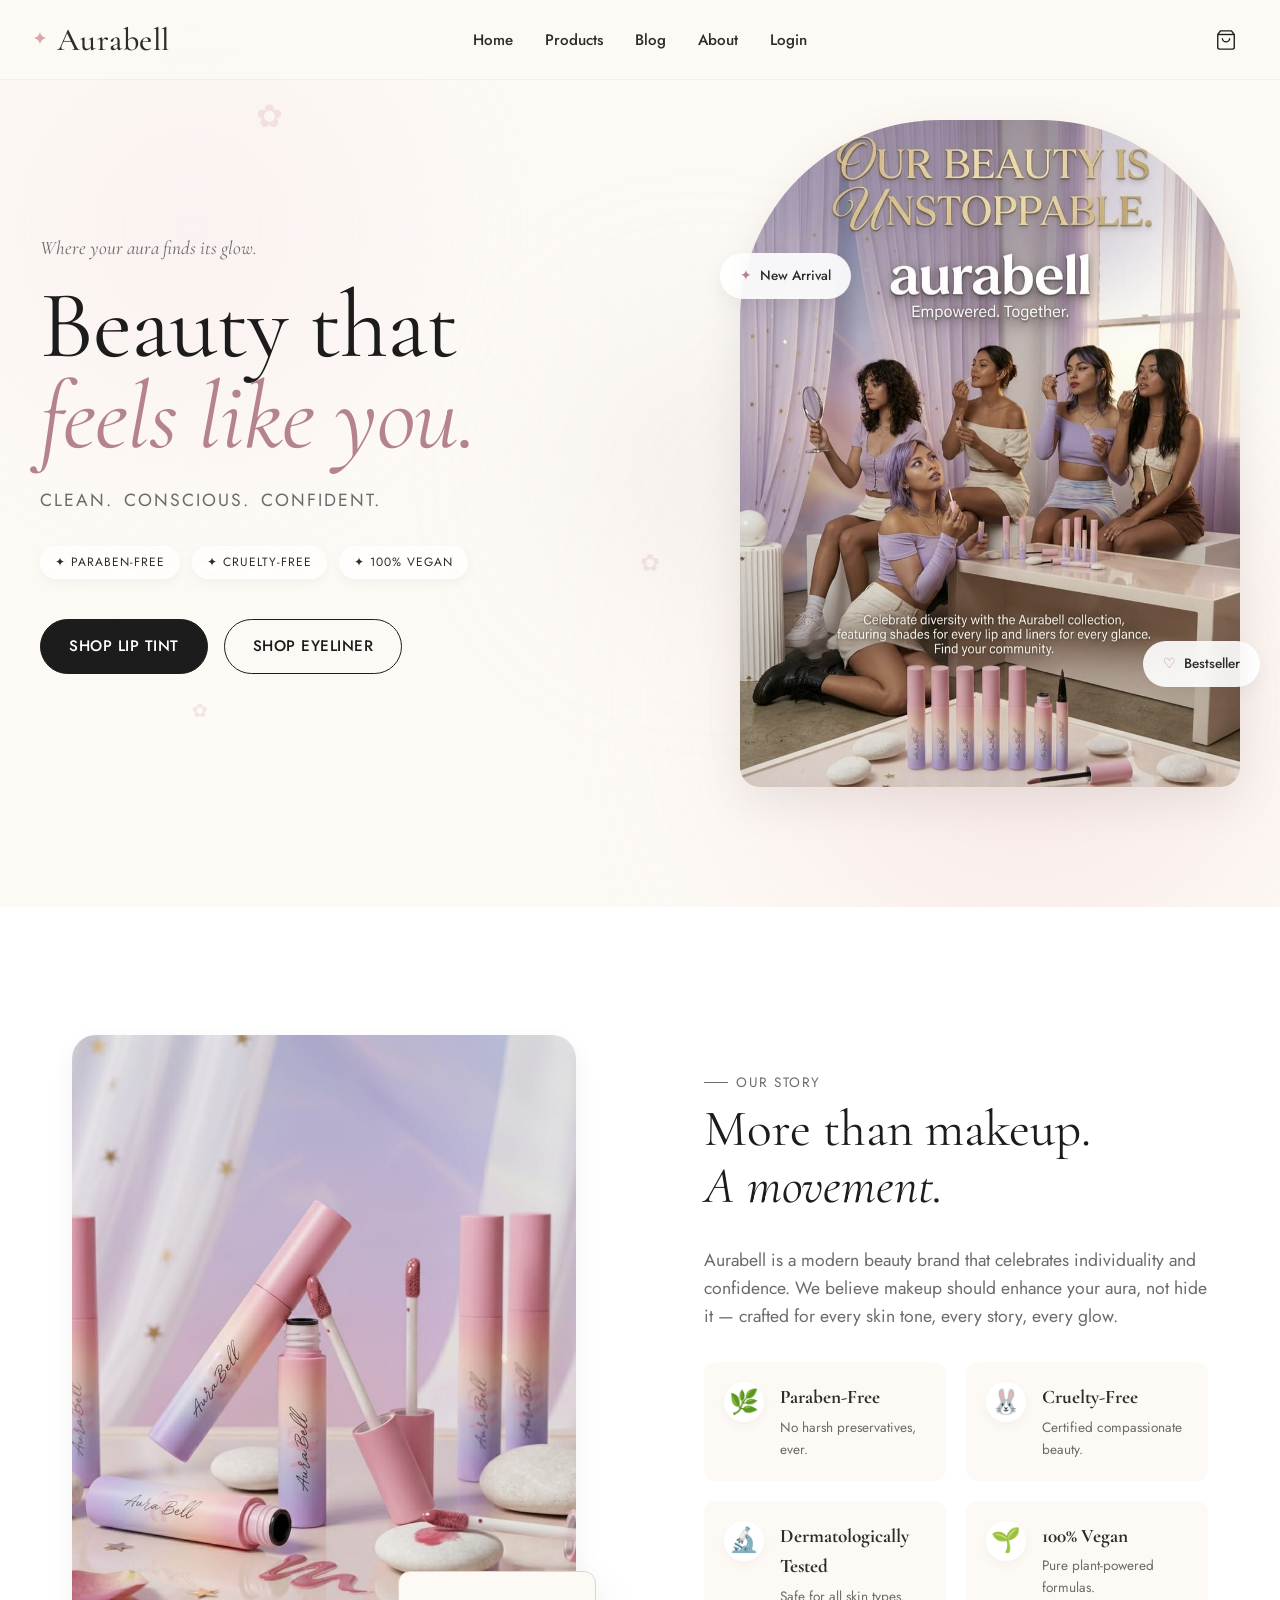
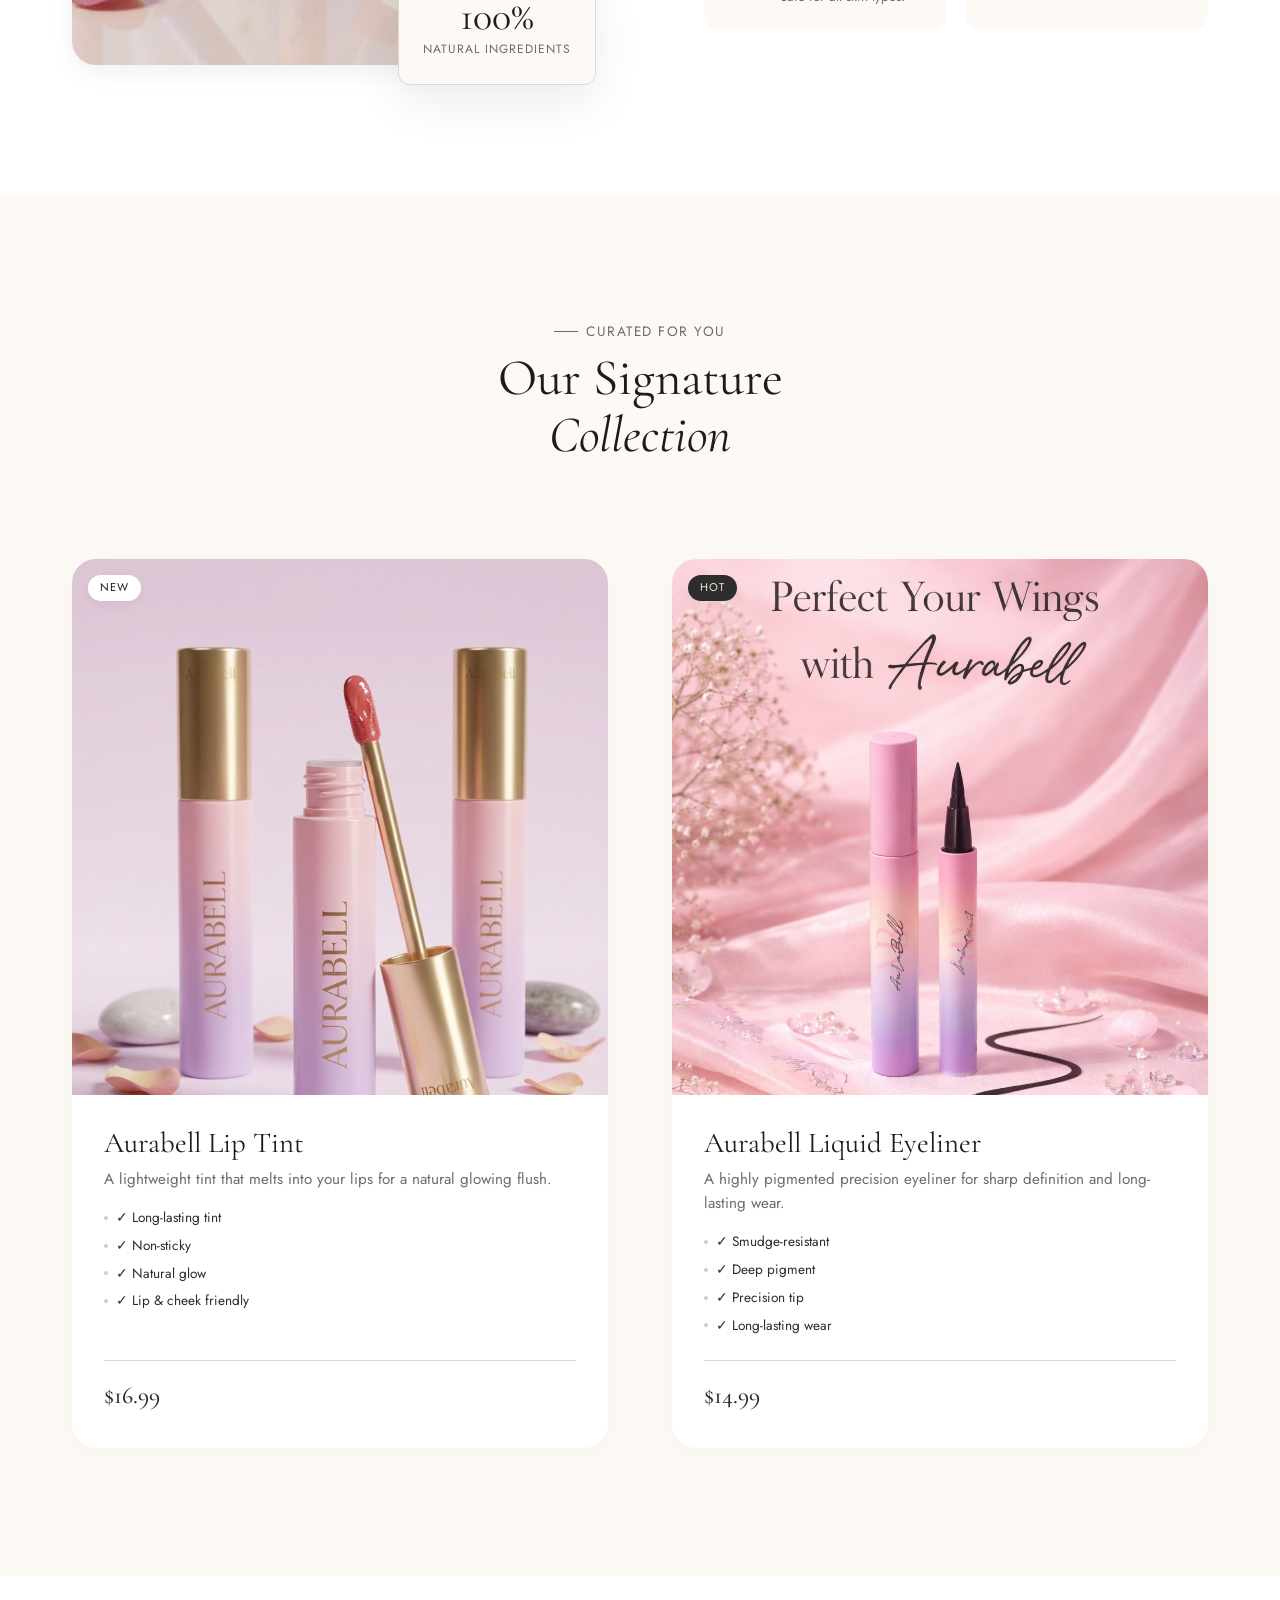
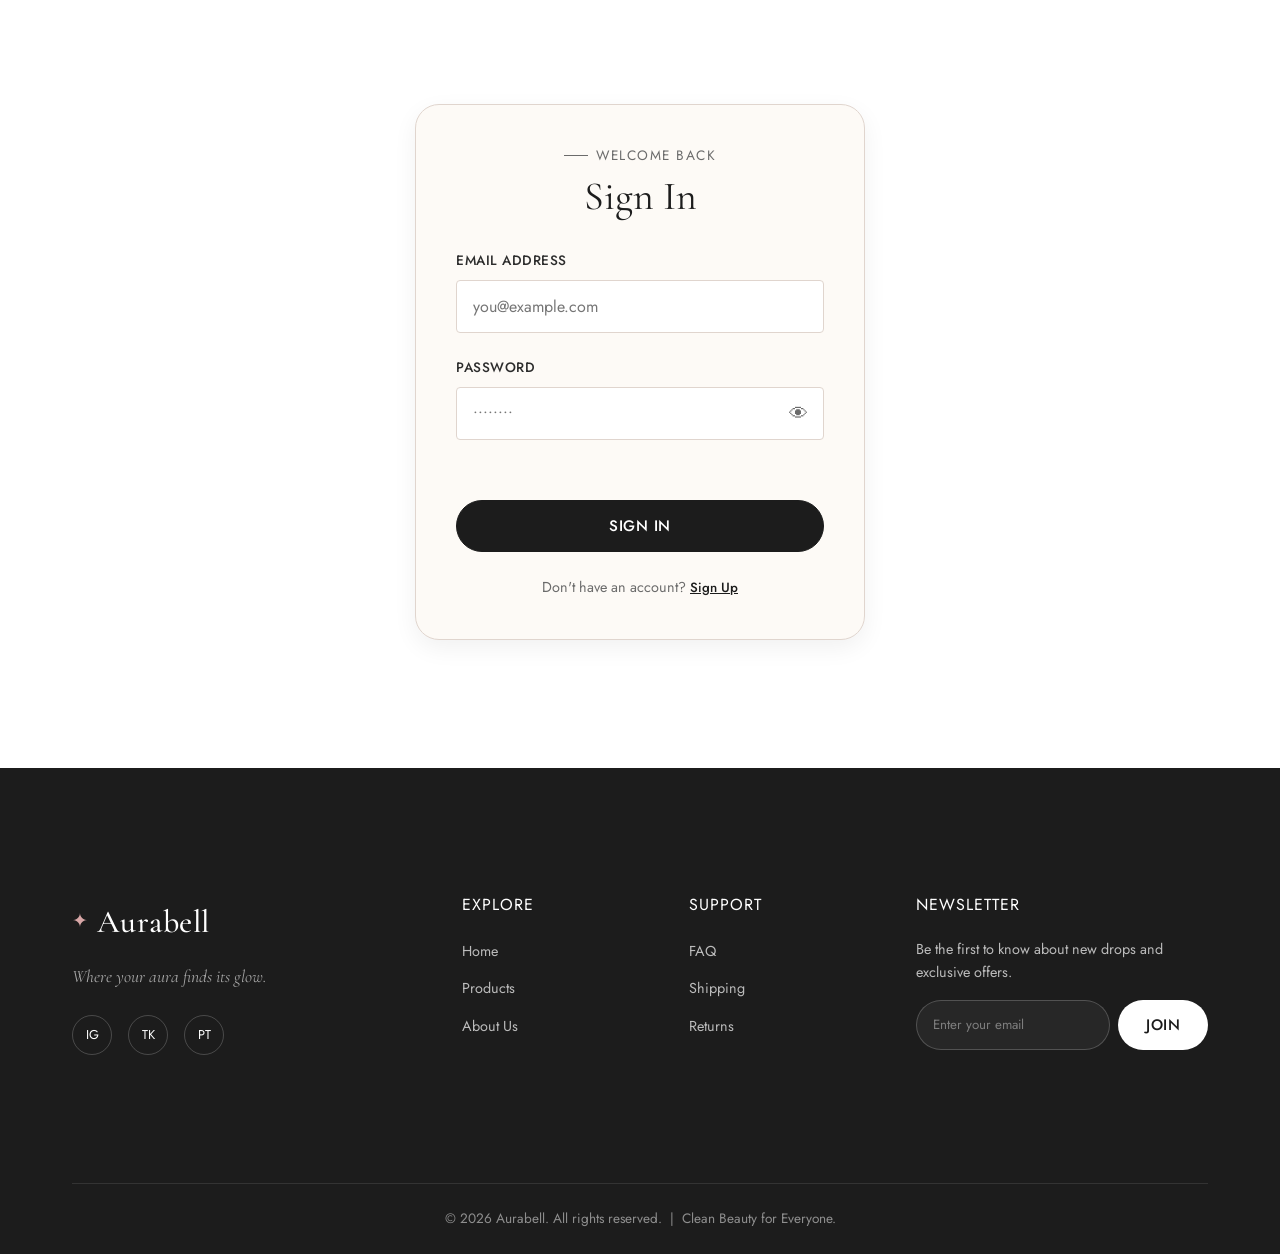
<file: index.html>
<!DOCTYPE html>
<html lang="en">

<head>
  <meta charset="UTF-8" />
  <meta name="viewport" content="width=device-width, initial-scale=1.0" />
  <title>Aurabell – Beauty that feels like you.</title>
  <meta name="description"
    content="Aurabell is a modern beauty brand that celebrates individuality and confidence. Clean, conscious, confident cosmetics – paraben-free, cruelty-free, 100% vegan." />
  <link rel="preconnect" href="https://fonts.googleapis.com" />
  <link rel="preconnect" href="https://fonts.gstatic.com" crossorigin />
  <link
    href="https://fonts.googleapis.com/css2?family=Cormorant+Garamond:ital,wght@0,300;0,400;0,500;0,600;1,300;1,400&family=Jost:wght@300;400;500;600&display=swap"
    rel="stylesheet" />
  <link rel="stylesheet" href="style.css" />
</head>

<body>

  <!-- ==================== NAVBAR ==================== -->
  <nav class="navbar" id="navbar">
    <div class="nav-container">
      <a href="#" class="nav-logo">
        <span class="logo-icon">✦</span> Aurabell
      </a>

      <ul class="nav-links" id="navLinks">
        <li><a href="index.html" class="nav-link">Home</a></li>
        <li><a href="#products" class="nav-link">Products</a></li>
        <li><a href="blog.html" class="nav-link">Blog</a></li>
        <li><a href="#about" class="nav-link">About</a></li>
        <li><a href="#login-section" class="nav-link">Login</a></li>
</ul>

      <div class="nav-actions">
        <!-- User greeting (shown when logged in) -->
        <div class="user-greeting" id="userGreeting" style="display:none;">
          <span class="greeting-text" id="greetingText"></span>
          <button class="btn-logout" id="logoutBtn" onclick="logout()">Logout</button>
        </div>

        <!-- Cart icon -->
        <button class="cart-btn" id="cartBtn" onclick="toggleCart()" aria-label="Shopping cart">
          <svg class="cart-icon" viewBox="0 0 24 24" fill="none" stroke="currentColor" stroke-width="1.5">
            <path d="M6 2 3 6v14a2 2 0 002 2h14a2 2 0 002-2V6l-3-4z" />
            <line x1="3" y1="6" x2="21" y2="6" />
            <path d="M16 10a4 4 0 01-8 0" />
          </svg>
          <span class="cart-count" id="cartCount">0</span>
        </button>

        <!-- Hamburger -->
        <button class="hamburger" id="hamburger" onclick="toggleMenu()" aria-label="Toggle menu">
          <span></span><span></span><span></span>
        </button>
      </div>
    </div>

    <!-- Mobile menu overlay -->
    <div class="mobile-overlay" id="mobileOverlay" onclick="closeMenu()"></div>
  </nav>

  <!-- ==================== HERO SECTION ==================== -->
  <section class="hero" id="home">
    <div class="hero-bg">
      <div class="hero-blob blob-1"></div>
      <div class="hero-blob blob-2"></div>
      <div class="hero-blob blob-3"></div>
      <div class="hero-petals">
        <span class="petal p1">✿</span>
        <span class="petal p2">✾</span>
        <span class="petal p3">✿</span>
        <span class="petal p4">✾</span>
        <span class="petal p5">✿</span>
      </div>
    </div>

    <div class="hero-content">
      <p class="hero-tagline animate-fade-up delay-1">Where your aura finds its glow.</p>
      <h1 class="hero-headline animate-fade-up delay-2">Beauty that<br /><em>feels like you.</em></h1>
      <p class="hero-subheadline animate-fade-up delay-3">Clean.&ensp;Conscious.&ensp;Confident.</p>

      <div class="hero-badges animate-fade-up delay-4">
        <span class="badge">✦ Paraben-Free</span>
        <span class="badge">✦ Cruelty-Free</span>
        <span class="badge">✦ 100% Vegan</span>
      </div>

      <div class="hero-btns animate-fade-up delay-5">
        <a href="#products" class="btn btn-primary" id="heroLipTint">Shop Lip Tint</a>
        <a href="#products" class="btn btn-outline" id="heroEyeliner">Shop Eyeliner</a>
      </div>
    </div>

    <div class="hero-visual animate-fade-right delay-3">
      <div class="hero-image-frame">
        <img src="images/2.jpeg" alt="Aurabell Lip Tint – Rosewood Blush" class="hero-product-img" />
        <div class="hero-image-glow"></div>
      </div>
      <div class="hero-floating-tag tag-1">
        <span>✦</span> New Arrival
      </div>
      <div class="hero-floating-tag tag-2">
        <span>♡</span> Bestseller
      </div>
    </div>
  </section>

  <!-- ==================== ABOUT SECTION ==================== -->
  <section class="about" id="about">
    <div class="container">
      <div class="about-grid">
        <div class="about-visual">
          <div class="about-image-wrap">
            <img src="images/lippptint.jpeg" alt="Aurabell Liquid Eyeliner – Precision Black" class="about-img" />
            <div class="about-accent-ring"></div>
          </div>
          <div class="about-stat-card">
            <span class="stat-number">100%</span>
            <span class="stat-label">Natural Ingredients</span>
          </div>
        </div>

        <div class="about-content">
          <p class="section-eyebrow">Our Story</p>
          <h2 class="section-title">More than makeup.<br /><em>A movement.</em></h2>
          <p class="about-text">
            Aurabell is a modern beauty brand that celebrates individuality and confidence.
            We believe makeup should enhance your aura, not hide it — crafted for every skin tone,
            every story, every glow.
          </p>

          <div class="about-pillars">
            <div class="pillar">
              <div class="pillar-icon">🌿</div>
              <div>
                <strong>Paraben-Free</strong>
                <p>No harsh preservatives, ever.</p>
              </div>
            </div>
            <div class="pillar">
              <div class="pillar-icon">🐰</div>
              <div>
                <strong>Cruelty-Free</strong>
                <p>Certified compassionate beauty.</p>
              </div>
            </div>
            <div class="pillar">
              <div class="pillar-icon">🔬</div>
              <div>
                <strong>Dermatologically Tested</strong>
                <p>Safe for all skin types.</p>
              </div>
            </div>
            <div class="pillar">
              <div class="pillar-icon">🌱</div>
              <div>
                <strong>100% Vegan</strong>
                <p>Pure plant-powered formulas.</p>
              </div>
            </div>
          </div>
        </div>
      </div>
    </div>
  </section>

  <!-- ==================== PRODUCTS SECTION ==================== -->
  <section class="products" id="products">
    <div class="container">
      <div class="section-header">
        <p class="section-eyebrow">Curated For You</p>
        <h2 class="section-title">Our Signature<br /><em>Collection</em></h2>
      </div>

      <div class="products-grid">

        <!-- Product Card 1: Lip Tint -->
        <div class="product-card" id="productLipTint">
          <div class="product-image-wrap">
            <img src="images/12312321.png" alt="Aurabell Lip Tint – Rosewood Blush" class="product-img" />
            <div class="product-badge-new">New</div>
            <div class="product-overlay">
              <button class="btn btn-primary btn-full" onclick="addToCart('Aurabell Lip Tint', 16.99)"
                id="addLipTintBtn">
                Add to Cart
              </button>
            </div>
          </div>
          <div class="product-info">
            <h3 class="product-name">Aurabell Lip Tint</h3>
            <p class="product-description">
              A lightweight tint that melts into your lips for a natural glowing flush.
            </p>
            <div class="product-features">
              <span class="feature-tag">✓ Long-lasting tint</span>
              <span class="feature-tag">✓ Non-sticky</span>
              <span class="feature-tag">✓ Natural glow</span>
              <span class="feature-tag">✓ Lip &amp; cheek friendly</span>
            </div>
            <div class="product-footer">
              <span class="product-price">$16.99</span>
              <button class="btn btn-primary btn-sm" onclick="addToCart('Aurabell Lip Tint', 16.99)"
                id="addLipTintBtnBottom">
                Add to Cart
              </button>
            </div>
          </div>
        </div>

        <!-- Product Card 2: Liquid Eyeliner -->
        <div class="product-card" id="productEyeliner">
          <div class="product-image-wrap">
            <img src="images/eyy.jpeg" alt="Aurabell Liquid Eyeliner – Ultra Black" class="product-img" />
            <div class="product-badge-new" style="background: #2d2d2d; color: #f5e6d3;">Hot</div>
            <div class="product-overlay">
              <button class="btn btn-primary btn-full" onclick="addToCart('Aurabell Liquid Eyeliner', 14.99)"
                id="addEyelinerBtn">
                Add to Cart
              </button>
            </div>
          </div>
          <div class="product-info">
            <h3 class="product-name">Aurabell Liquid Eyeliner</h3>
            <p class="product-description">
              A highly pigmented precision eyeliner for sharp definition and long-lasting wear.
            </p>
            <div class="product-features">
              <span class="feature-tag">✓ Smudge-resistant</span>
              <span class="feature-tag">✓ Deep pigment</span>
              <span class="feature-tag">✓ Precision tip</span>
              <span class="feature-tag">✓ Long-lasting wear</span>
            </div>
            <div class="product-footer">
              <span class="product-price">$14.99</span>
              <button class="btn btn-primary btn-sm" onclick="addToCart('Aurabell Liquid Eyeliner', 14.99)"
                id="addEyelinerBtnBottom">
                Add to Cart
              </button>
            </div>
          </div>
        </div>

      </div>
    </div>
  </section>

  <!-- ==================== LOGIN / SIGNUP SECTION ==================== -->
  <section class="auth-section" id="login-section">
    <div class="container">
      <div class="auth-wrapper">

        <!-- Login Form -->
        <div class="auth-card" id="loginCard">
          <div class="auth-header">
            <p class="section-eyebrow">Welcome Back</p>
            <h2 class="auth-title">Sign In</h2>
          </div>
          <form id="loginForm" onsubmit="handleLogin(event)">
            <div class="form-group">
              <label for="loginEmail">Email Address</label>
              <input type="email" id="loginEmail" placeholder="you@example.com" required autocomplete="email" />
            </div>
            <div class="form-group">
              <label for="loginPassword">Password</label>
              <div class="input-password-wrap">
                <input type="password" id="loginPassword" placeholder="••••••••" required
                  autocomplete="current-password" />
                <button type="button" class="toggle-pw" onclick="togglePassword('loginPassword', this)"
                  aria-label="Show password">👁</button>
              </div>
            </div>
            <p class="form-error" id="loginError"></p>
            <button type="submit" class="btn btn-primary btn-full" id="loginSubmitBtn">Sign In</button>
          </form>
          <p class="auth-switch">Don't have an account? <button onclick="switchToSignup()" id="switchToSignupBtn">Sign
              Up</button></p>
        </div>

        <!-- Signup Form -->
        <div class="auth-card" id="signupCard" style="display:none;">
          <div class="auth-header">
            <p class="section-eyebrow">Join Aurabell</p>
            <h2 class="auth-title">Create Account</h2>
          </div>
          <form id="signupForm" onsubmit="handleSignup(event)">
            <div class="form-group">
              <label for="signupName">Full Name</label>
              <input type="text" id="signupName" placeholder="Your Name" required autocomplete="name" />
            </div>
            <div class="form-group">
              <label for="signupEmail">Email Address</label>
              <input type="email" id="signupEmail" placeholder="you@example.com" required autocomplete="email" />
            </div>
            <div class="form-group">
              <label for="signupPassword">Password</label>
              <div class="input-password-wrap">
                <input type="password" id="signupPassword" placeholder="Min. 6 characters" required
                  autocomplete="new-password" minlength="6" />
                <button type="button" class="toggle-pw" onclick="togglePassword('signupPassword', this)"
                  aria-label="Show password">👁</button>
              </div>
            </div>
            <p class="form-error" id="signupError"></p>
            <button type="submit" class="btn btn-primary btn-full" id="signupSubmitBtn">Create Account</button>
          </form>
          <p class="auth-switch">Already have an account? <button onclick="switchToLogin()" id="switchToLoginBtn">Sign
              In</button></p>
        </div>

        <!-- Logged-in State -->
        <div class="auth-card logged-in-card" id="loggedInCard" style="display:none;">
          <div class="logged-in-icon">✦</div>
          <h2 class="auth-title" id="loggedInTitle">Welcome back!</h2>
          <p class="logged-in-sub">You're signed in to your Aurabell account.</p>
          <button class="btn btn-outline btn-full" onclick="logout()" id="logoutCardBtn">Sign Out</button>
        </div>

      </div>
    </div>
  </section>

  <!-- ==================== FOOTER ==================== -->
  <footer class="footer">
    <div class="container">
      <div class="footer-grid">
        <div class="footer-brand">
          <a href="#" class="nav-logo footer-logo">
            <span class="logo-icon">✦</span> Aurabell
          </a>
          <p class="footer-tagline">Where your aura finds its glow.</p>
          <div class="footer-socials">
            <a href="#" aria-label="Instagram" class="social-link">IG</a>
            <a href="#" aria-label="TikTok" class="social-link">TK</a>
            <a href="#" aria-label="Pinterest" class="social-link">PT</a>
          </div>
        </div>
        <div class="footer-col">
          <h4>Explore</h4>
          <ul>
            <li><a href="#home">Home</a></li>
            <li><a href="#products">Products</a></li>
            <li><a href="#about">About Us</a></li>
          </ul>
        </div>
        <div class="footer-col">
          <h4>Support</h4>
          <ul>
            <li><a href="#">FAQ</a></li>
            <li><a href="#">Shipping</a></li>
            <li><a href="#">Returns</a></li>
          </ul>
        </div>
        <div class="footer-col">
          <h4>Newsletter</h4>
          <p>Be the first to know about new drops and exclusive offers.</p>
          <div class="newsletter-form">
            <input type="email" id="newsletterEmail" placeholder="Enter your email" />
            <button class="btn btn-primary">Join</button>
          </div>
        </div>
      </div>
      <div class="footer-bottom">
        <p>© 2026 Aurabell. All rights reserved. &nbsp;|&nbsp; Clean Beauty for Everyone.</p>
      </div>
    </div>
  </footer>

  <!-- ==================== CART SIDEBAR ==================== -->
  <div class="cart-overlay" id="cartOverlay" onclick="toggleCart()"></div>
  <aside class="cart-sidebar" id="cartSidebar">
    <div class="cart-header">
      <h3>Your Cart</h3>
      <button onclick="toggleCart()" class="cart-close" aria-label="Close cart">✕</button>
    </div>
    <div class="cart-items" id="cartItems">
      <div class="cart-empty" id="cartEmpty">
        <div class="cart-empty-icon">🛍</div>
        <p>Your cart is empty.</p>
        <a href="#products" onclick="toggleCart()" class="btn btn-primary btn-sm">Shop Now</a>
      </div>
    </div>
    <div class="cart-footer" id="cartFooter" style="display:none;">
      <div class="cart-total">
        <span>Total</span>
        <span id="cartTotal">$0.00</span>
      </div>
      <button class="btn btn-primary btn-full" onclick="checkout()" id="checkoutBtn">Checkout</button>
    </div>
  </aside>

  <!-- ==================== CHECKOUT MODAL ==================== -->
  <div class="modal-overlay" id="checkoutModalOverlay" onclick="closeCheckoutModal()"></div>
  <div class="modal" id="checkoutModal" role="dialog" aria-modal="true" aria-labelledby="modalTitle">
    <button class="modal-close" onclick="closeCheckoutModal()" aria-label="Close modal">✕</button>
    <div class="modal-icon">🛍</div>
    <h2 class="modal-title" id="modalTitle">We'll Be Right Back!</h2>
    <p class="modal-message">
      We're sorry, currently we are not taking online orders.<br />Please check back soon — something beautiful is on
      its way! ✨
    </p>
    <button class="btn btn-primary" onclick="closeCheckoutModal()" id="modalCloseBtn">Got It</button>
  </div>

  <!-- ==================== TOAST NOTIFICATION ==================== -->
  <div class="toast" id="toast"></div>

  <script src="app.js"></script>
</body>

</html>
</file>
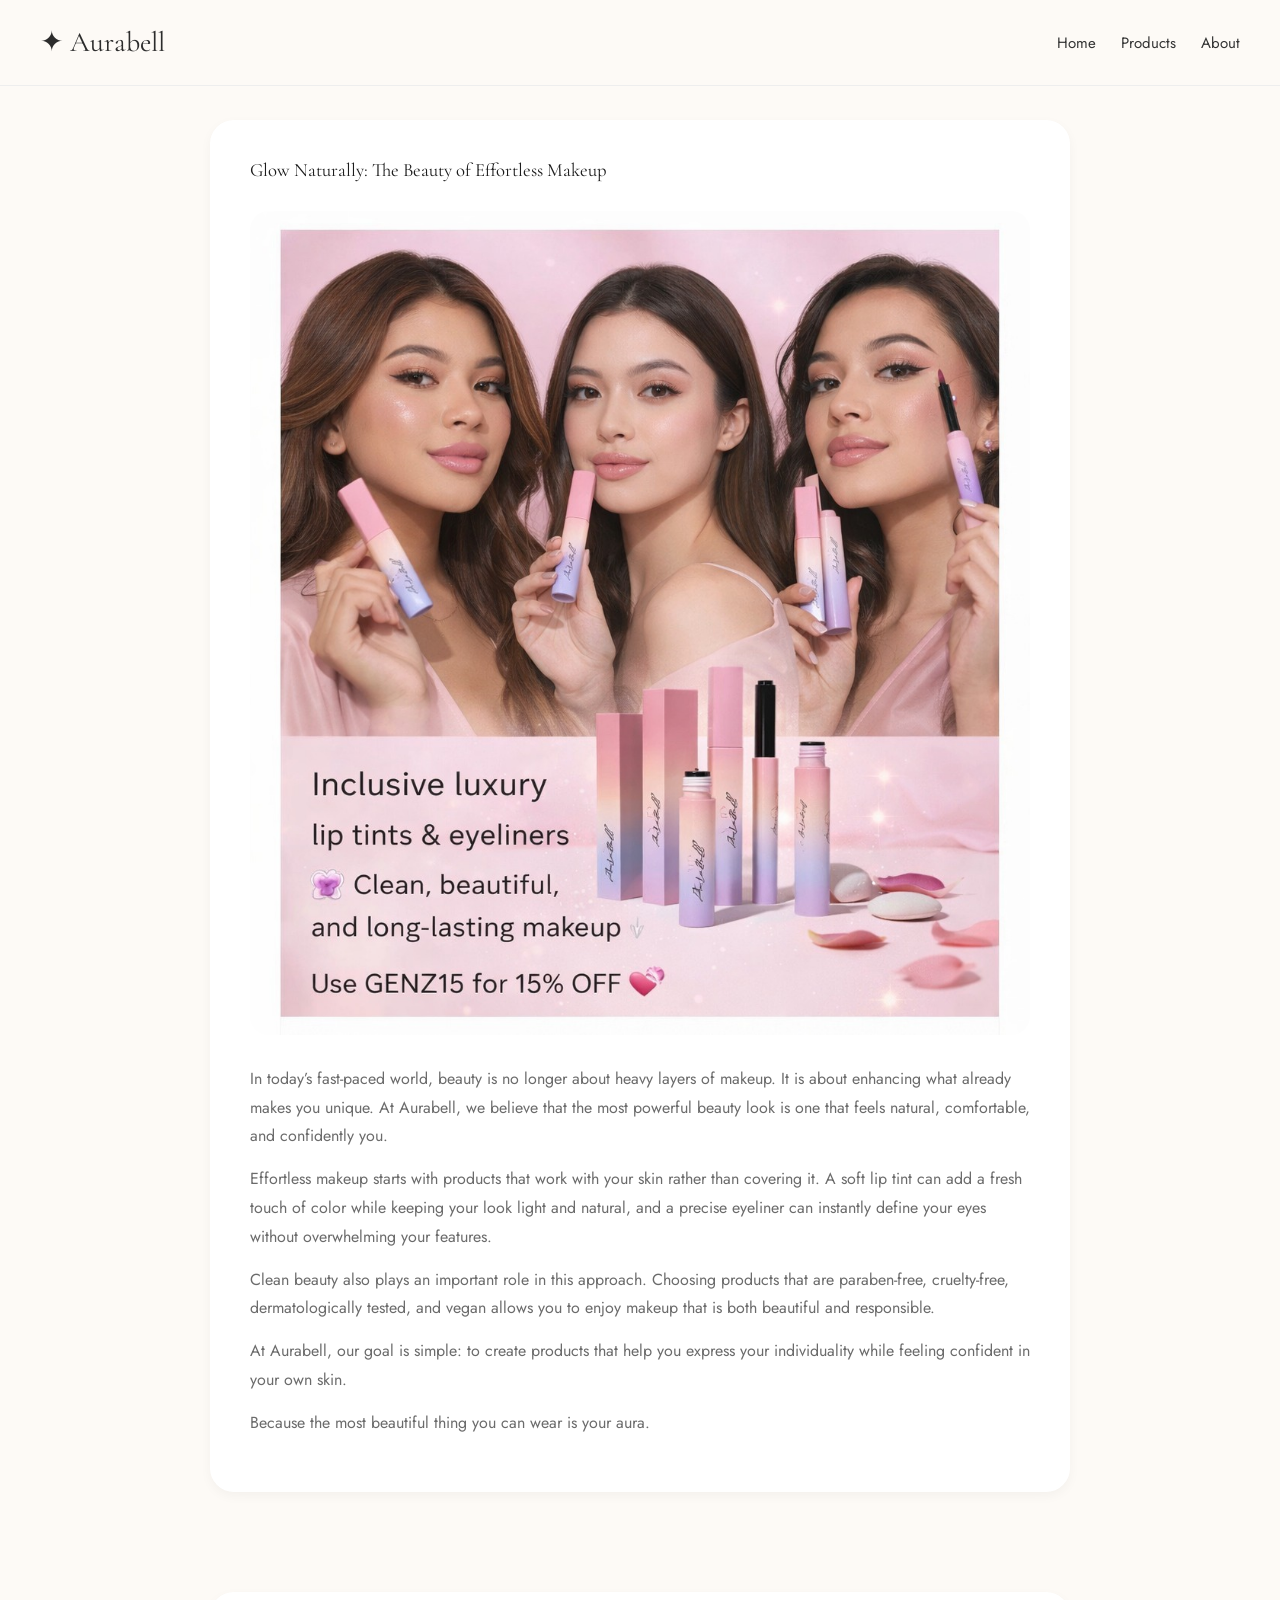
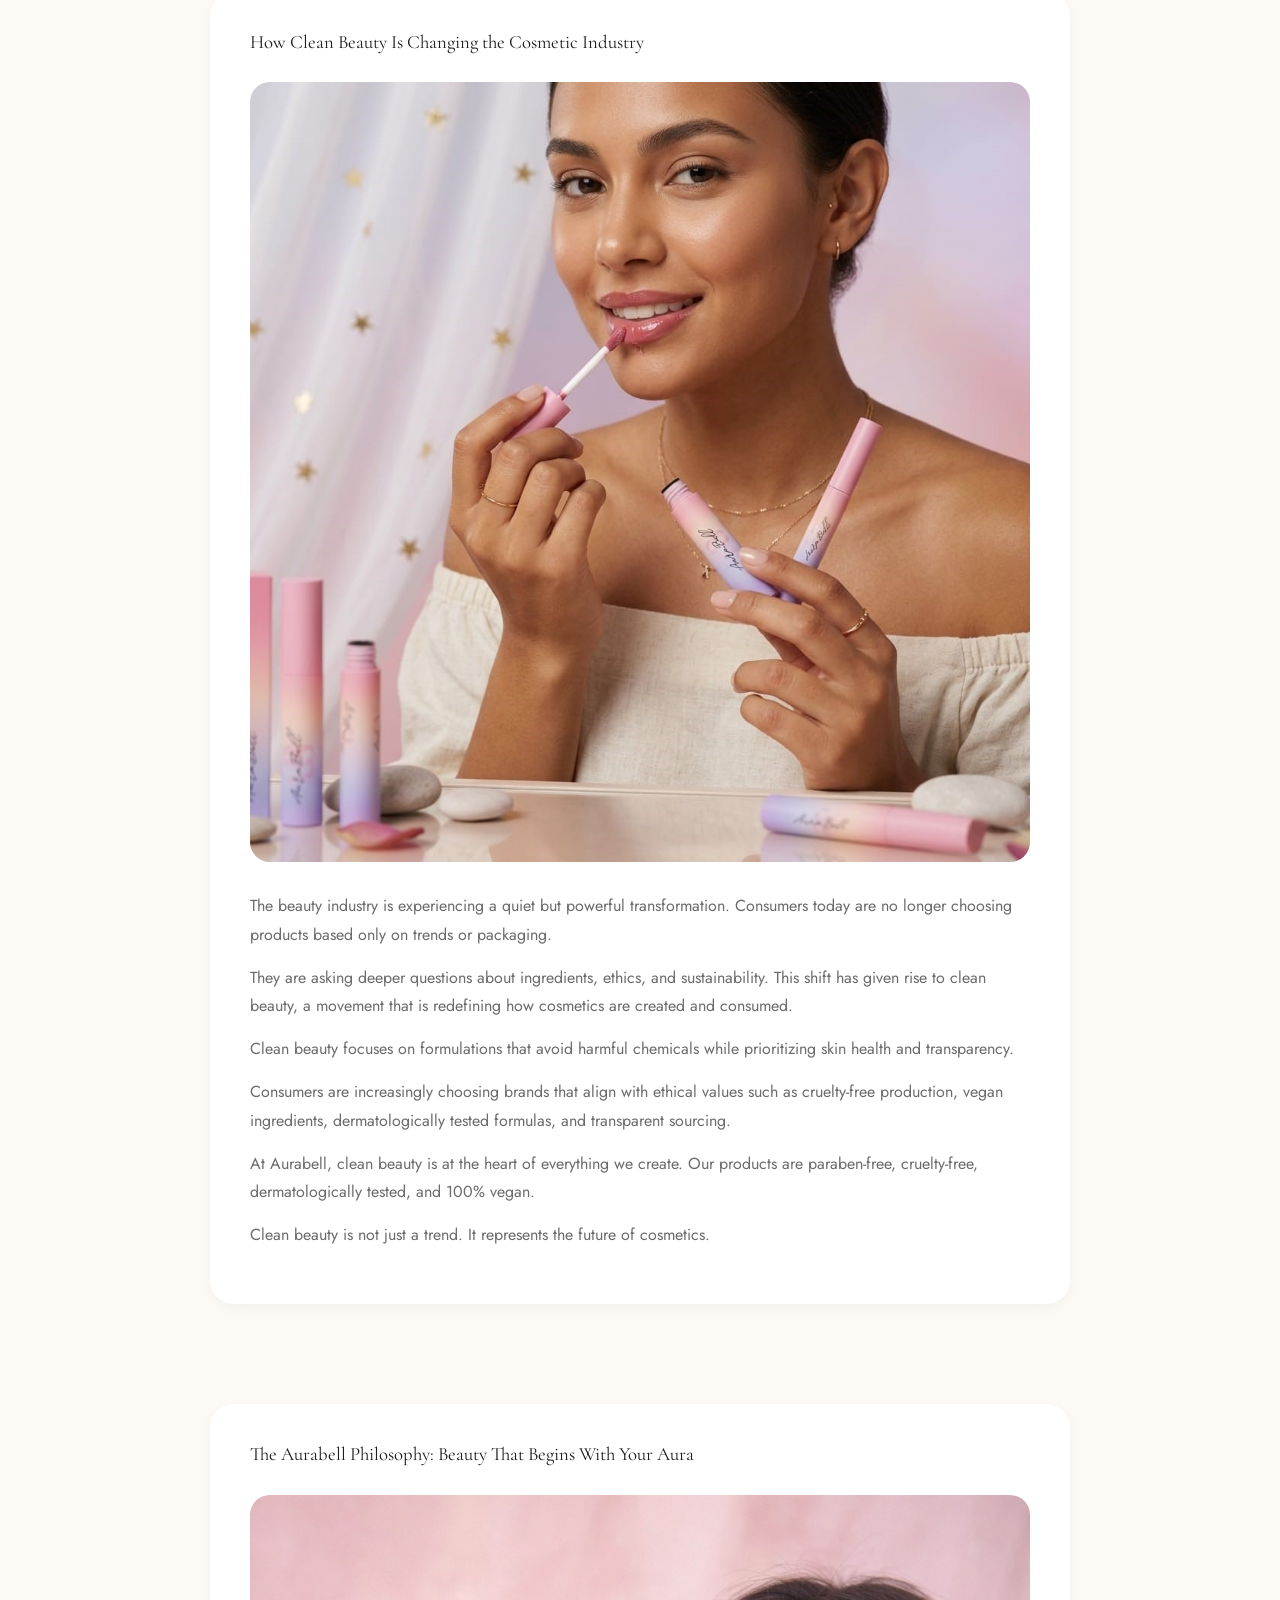
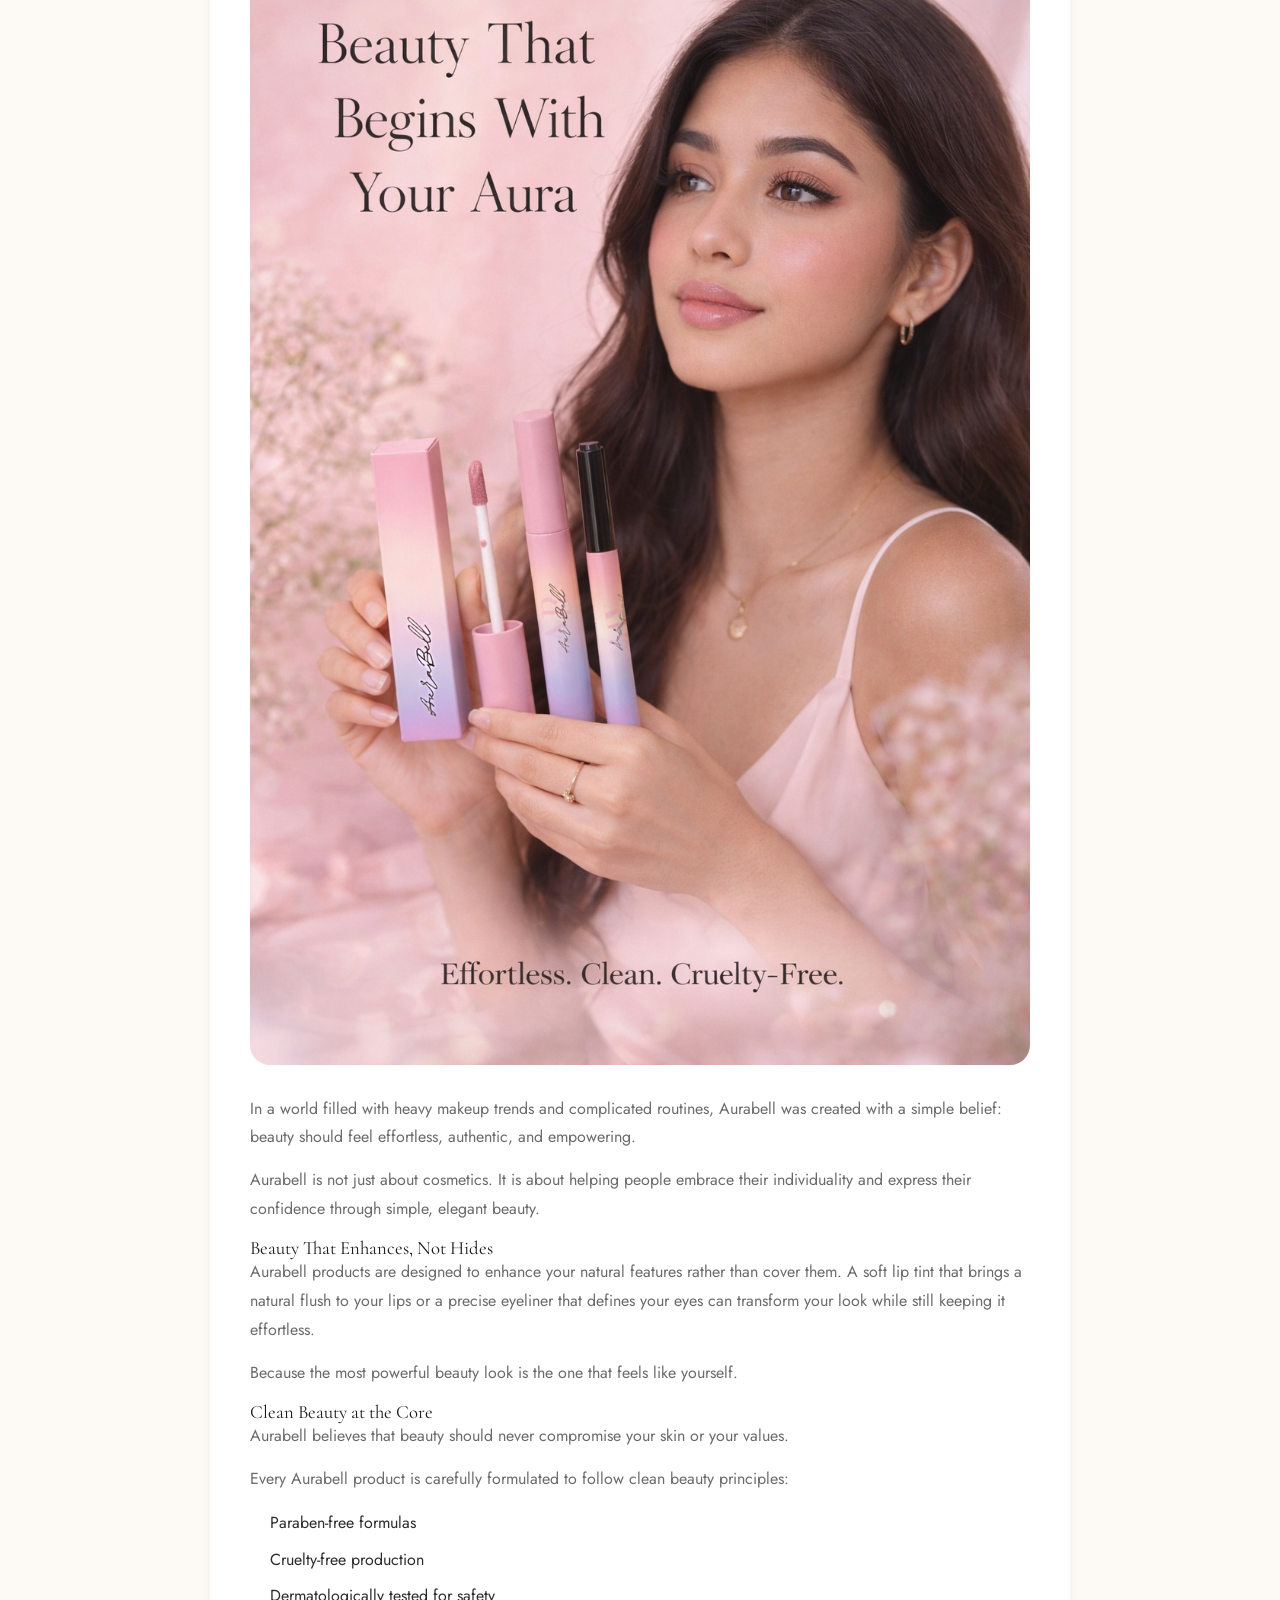
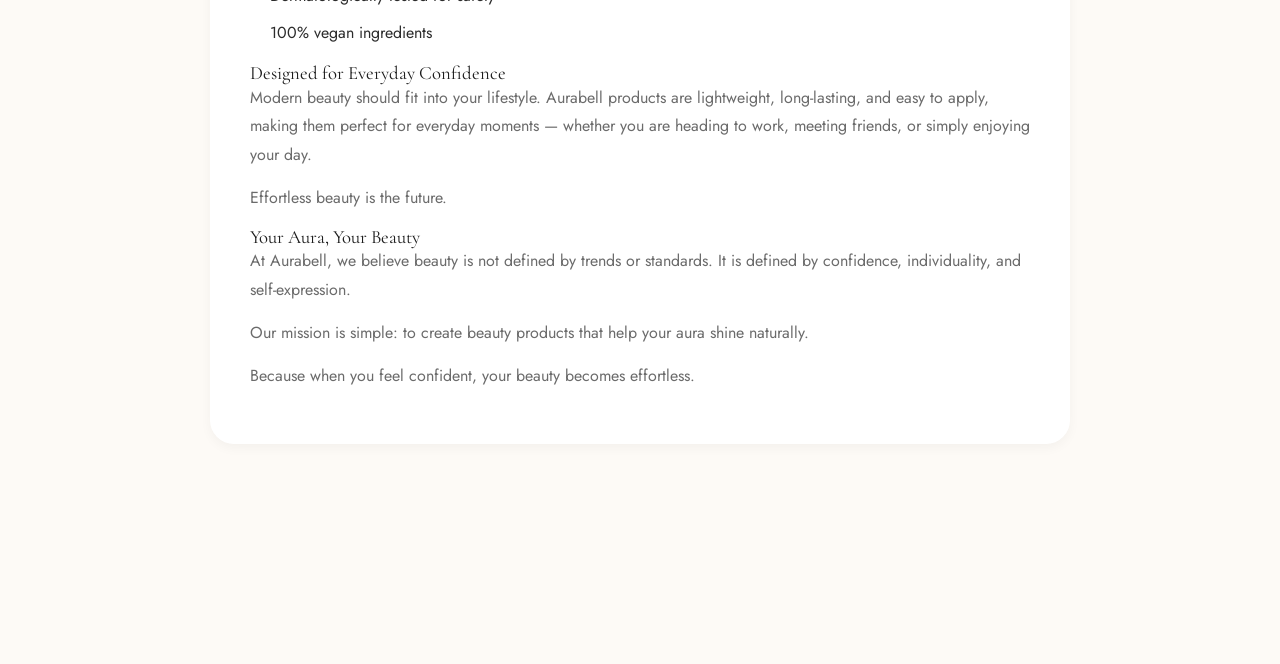
<file: blog.html>
<!DOCTYPE html>
<html lang="en">

<head>

<meta charset="UTF-8">
<meta name="viewport" content="width=device-width, initial-scale=1.0">

<title>Aurabell Blog</title>

<link rel="preconnect" href="https://fonts.googleapis.com">
<link rel="preconnect" href="https://fonts.gstatic.com" crossorigin>

<link href="https://fonts.googleapis.com/css2?family=Cormorant+Garamond:ital,wght@0,300;0,400;0,500;0,600;1,300;1,400&family=Jost:wght@300;400;500;600&display=swap" rel="stylesheet">
<link rel="stylesheet" href="style.css">

<!-- BLOG NAVBAR -->

<nav class="blog-nav">

<a href="index.html" class="blog-logo">✦ Aurabell</a>

<div class="blog-nav-links">

<a href="index.html">Home</a>

<a href="index.html#products">Products</a>

<a href="index.html#about">About</a>

</div>

</nav>

<style>
.blog-nav{

position:fixed;

top:0;

left:0;

width:100%;

background:#fdfaf6;

display:flex;

justify-content:space-between;

align-items:center;

padding:20px 40px;

border-bottom:1px solid #eee;

z-index:1000;

}

.blog-logo{

font-family:'Cormorant Garamond', serif;

font-size:28px;

}

.blog-nav-links a{

margin-left:20px;

font-family:'Jost', sans-serif;

font-size:15px;

color:#333;

}

.blog-page{
padding:120px 20px;
max-width:900px;
margin:auto;
}

.blog-article{
margin-bottom:100px;
animation:fadeUp 1s ease forwards;
opacity:0;
}

.blog-title{
font-family: 'Cormorant Garamond', serif;
}

.blog-text{
font-family: 'Jost', sans-serif;
}

.blog-image{
margin:30px 0;
border-radius:20px;
overflow:hidden;
}

.blog-image img{
width:100%;
transition:transform .6s ease;
}

.blog-image:hover img{
transform:scale(1.05);
}

@keyframes fadeUp{
from{
opacity:0;
transform:translateY(40px);
}
to{
opacity:1;
transform:translateY(0);
}
}

</style>

</head>

<body>

<section class="blog-page">

<!-- BLOG 1 -->

<article class="blog-article">

<h1 class="blog-title">
Glow Naturally: The Beauty of Effortless Makeup
</h1>

<div class="blog-image">
<img src="images/4.jpeg">
</div>

<div class="blog-text">

<p>
In today’s fast-paced world, beauty is no longer about heavy layers of makeup.
It is about enhancing what already makes you unique. At Aurabell, we believe
that the most powerful beauty look is one that feels natural, comfortable,
and confidently you.
</p>

<p>
Effortless makeup starts with products that work with your skin rather than
covering it. A soft lip tint can add a fresh touch of color while keeping your
look light and natural, and a precise eyeliner can instantly define your eyes
without overwhelming your features.
</p>

<p>
Clean beauty also plays an important role in this approach. Choosing products
that are paraben-free, cruelty-free, dermatologically tested, and vegan allows
you to enjoy makeup that is both beautiful and responsible.
</p>

<p>
At Aurabell, our goal is simple: to create products that help you express your
individuality while feeling confident in your own skin.
</p>

<p>
Because the most beautiful thing you can wear is your aura.
</p>

</div>

</article>


<!-- BLOG 2 -->

<article class="blog-article">

<h1 class="blog-title">
How Clean Beauty Is Changing the Cosmetic Industry
</h1>

<div class="blog-image">
<img src="images/3.jpeg">
</div>

<div class="blog-text">

<p>
The beauty industry is experiencing a quiet but powerful transformation.
Consumers today are no longer choosing products based only on trends or
packaging.
</p>

<p>
They are asking deeper questions about ingredients, ethics, and sustainability.
This shift has given rise to clean beauty, a movement that is redefining how
cosmetics are created and consumed.
</p>

<p>
Clean beauty focuses on formulations that avoid harmful chemicals while
prioritizing skin health and transparency.
</p>

<p>
Consumers are increasingly choosing brands that align with ethical values
such as cruelty-free production, vegan ingredients, dermatologically tested
formulas, and transparent sourcing.
</p>

<p>
At Aurabell, clean beauty is at the heart of everything we create.
Our products are paraben-free, cruelty-free, dermatologically tested,
and 100% vegan.
</p>

<p>
Clean beauty is not just a trend. It represents the future of cosmetics.
</p>

</div>


</article>

<!-- BLOG 3 -->

<article class="blog-article">

<h1 class="blog-title">
The Aurabell Philosophy: Beauty That Begins With Your Aura
</h1>

<div class="blog-image">
<img src="images/effortless.jpeg" alt="Aurabell Philosophy Beauty">
</div>

<div class="blog-text">

<p>
In a world filled with heavy makeup trends and complicated routines, Aurabell was created with a simple belief: beauty should feel effortless, authentic, and empowering.
</p>

<p>
Aurabell is not just about cosmetics. It is about helping people embrace their individuality and express their confidence through simple, elegant beauty.
</p>

<h3>Beauty That Enhances, Not Hides</h3>

<p>
Aurabell products are designed to enhance your natural features rather than cover them. A soft lip tint that brings a natural flush to your lips or a precise eyeliner that defines your eyes can transform your look while still keeping it effortless.
</p>

<p>
Because the most powerful beauty look is the one that feels like yourself.
</p>

<h3>Clean Beauty at the Core</h3>

<p>
Aurabell believes that beauty should never compromise your skin or your values.
</p>

<p>
Every Aurabell product is carefully formulated to follow clean beauty principles:
</p>

<ul class="blog-list">

<li>Paraben-free formulas</li>

<li>Cruelty-free production</li>

<li>Dermatologically tested for safety</li>

<li>100% vegan ingredients</li>

</ul>

<h3>Designed for Everyday Confidence</h3>

<p>
Modern beauty should fit into your lifestyle. Aurabell products are lightweight, long-lasting, and easy to apply, making them perfect for everyday moments — whether you are heading to work, meeting friends, or simply enjoying your day.
</p>

<p>
Effortless beauty is the future.
</p>

<h3>Your Aura, Your Beauty</h3>

<p>
At Aurabell, we believe beauty is not defined by trends or standards. It is defined by confidence, individuality, and self-expression.
</p>

<p>
Our mission is simple: to create beauty products that help your aura shine naturally.
</p>

<p>
Because when you feel confident, your beauty becomes effortless.
</p>

</div>

</article>

</section>

</body>
</html>
</file>
<file: style.css>
/* ==========================================================================
   VARIABLES & DESIGN TOKENS
   ========================================================================== */
:root {
  /* Colors - Minimal Pastel Luxury */
  --color-primary: #1c1c1c; /* Soft Black for text/buttons */
  --color-primary-light: #333333;
  --color-secondary: #fdfaf6; /* Warm off-white background */
  --color-accent: #e5c3c6; /* Soft Rosewood / Pink */
  --color-accent-light: #f7e9ea;
  --color-border: #e0d5ce;
  --color-text-main: #2c2c2c;
  --color-text-muted: #6b6b6b;
  --color-success: #8bb390;
  --color-error: #cc6666;
  --color-white: #ffffff;
  --color-glass: rgba(255, 255, 255, 0.7);
  
  /* Typography */
  --font-serif: 'Cormorant Garamond', serif;
  --font-sans: 'Jost', sans-serif;
  
  /* Spacing */
  --space-xs: 0.5rem;   /* 8px */
  --space-sm: 1rem;     /* 16px */
  --space-md: 2rem;     /* 32px */
  --space-lg: 4rem;     /* 64px */
  --space-xl: 8rem;     /* 128px */
  
  /* Radii */
  --radius-sm: 4px;
  --radius-md: 12px;
  --radius-lg: 24px;
  --radius-full: 9999px;
  
  /* Shadows */
  --shadow-sm: 0 4px 12px rgba(0, 0, 0, 0.04);
  --shadow-md: 0 8px 24px rgba(0, 0, 0, 0.06);
  --shadow-lg: 0 16px 48px rgba(0, 0, 0, 0.08);
  --shadow-glass: 0 4px 20px rgba(0, 0, 0, 0.03);
  
  /* Transitions */
  --transition-fast: 0.2s cubic-bezier(0.4, 0, 0.2, 1);
  --transition-normal: 0.4s cubic-bezier(0.4, 0, 0.2, 1);
  --transition-slow: 0.8s cubic-bezier(0.2, 0.8, 0.2, 1);
}

/* ==========================================================================
   RESET & GLOBAL STYLES
   ========================================================================== */
*, *::before, *::after {
  box-sizing: border-box;
  margin: 0;
  padding: 0;
}

html {
  font-size: 16px;
  scroll-behavior: smooth;
  scroll-padding-top: 80px; /* Offset for sticky nav */
}

body {
  font-family: var(--font-sans);
  background-color: var(--color-secondary);
  color: var(--color-text-main);
  line-height: 1.6;
  overflow-x: hidden;
  -webkit-font-smoothing: antialiased;
  -moz-osx-font-smoothing: grayscale;
}

/* Typography Base */
h1, h2, h3, h4, h5, h6 {
  font-family: var(--font-serif);
  font-weight: 400;
  line-height: 1.1;
  color: var(--color-primary);
}

em {
  font-style: italic;
  font-family: var(--font-serif);
}

a {
  text-decoration: none;
  color: inherit;
  transition: color var(--transition-fast);
}

ul {
  list-style: none;
}

img {
  max-width: 100%;
  height: auto;
  display: block;
}

button {
  cursor: pointer;
  font-family: inherit;
  border: none;
  background: none;
}

input {
  font-family: inherit;
}

/* Layout Container */
.container {
  width: 100%;
  max-width: 1200px;
  margin: 0 auto;
  padding: 0 var(--space-sm);
}
@media (min-width: 768px) {
  .container { padding: 0 var(--space-md); }
}

/* ==========================================================================
   COMPONENTS
   ========================================================================== */
/* Buttons */
.btn {
  display: inline-flex;
  align-items: center;
  justify-content: center;
  padding: 14px 28px;
  font-size: 0.95rem;
  font-weight: 500;
  letter-spacing: 0.5px;
  border-radius: var(--radius-full);
  transition: all var(--transition-fast);
  text-transform: uppercase;
}
.btn-sm {
  padding: 10px 20px;
  font-size: 0.85rem;
}
.btn-full {
  width: 100%;
}
.btn-primary {
  background-color: var(--color-primary);
  color: var(--color-white);
  border: 1px solid var(--color-primary);
}
.btn-primary:hover {
  background-color: var(--color-primary-light);
  transform: translateY(-2px);
  box-shadow: var(--shadow-md);
}
.btn-primary:active {
  transform: translateY(0);
}
.btn-outline {
  background-color: transparent;
  color: var(--color-primary);
  border: 1px solid var(--color-primary);
}
.btn-outline:hover {
  background-color: var(--color-primary);
  color: var(--color-white);
  transform: translateY(-2px);
}

/* Section Headers */
.section-eyebrow {
  font-size: 0.85rem;
  text-transform: uppercase;
  letter-spacing: 1.5px;
  color: var(--color-text-muted);
  margin-bottom: var(--space-xs);
  display: flex;
  align-items: center;
  gap: 8px;
}
.section-eyebrow::before {
  content: "";
  display: block;
  width: 24px;
  height: 1px;
  background-color: var(--color-text-muted);
}
.section-title {
  font-size: clamp(2.5rem, 4vw, 3.5rem);
  margin-bottom: var(--space-md);
}

/* Animations */
@keyframes fadeInUp {
  from { opacity: 0; transform: translateY(30px); }
  to { opacity: 1; transform: translateY(0); }
}
@keyframes fadeInRight {
  from { opacity: 0; transform: translateX(30px); }
  to { opacity: 1; transform: translateX(0); }
}
.animate-fade-up {
  animation: fadeInUp 0.8s cubic-bezier(0.2, 0.8, 0.2, 1) forwards;
  opacity: 0;
}
.animate-fade-right {
  animation: fadeInRight 0.8s cubic-bezier(0.2, 0.8, 0.2, 1) forwards;
  opacity: 0;
}
.delay-1 { animation-delay: 0.1s; }
.delay-2 { animation-delay: 0.3s; }
.delay-3 { animation-delay: 0.5s; }
.delay-4 { animation-delay: 0.7s; }
.delay-5 { animation-delay: 0.9s; }

/* ==========================================================================
   NAVBAR
   ========================================================================== */
.navbar {
  position: fixed;
  top: 0;
  left: 0;
  width: 100%;
  height: 80px;
  z-index: 1000;
  background: rgba(253, 250, 246, 0.8);
  backdrop-filter: blur(12px);
  -webkit-backdrop-filter: blur(12px);
  border-bottom: 1px solid rgba(224, 213, 206, 0.3);
  transition: all var(--transition-fast);
}
.navbar.scrolled {
  height: 70px;
  background: rgba(253, 250, 246, 0.95);
  box-shadow: var(--shadow-sm);
}
.nav-container {
  display: flex;
  align-items: center;
  justify-content: space-between;
  height: 100%;
  max-width: 1400px;
  margin: 0 auto;
  padding: 0 var(--space-md);
}
.nav-logo {
  font-family: var(--font-serif);
  font-size: 2rem;
  font-weight: 500;
  letter-spacing: 0.5px;
  display: flex;
  align-items: center;
  gap: 8px;
  z-index: 1002;
}
.logo-icon {
  font-size: 1.2rem;
  color: #d8a7a7;
}

/* Desktop Nav Links */
.nav-links {
  display: none;
}
@media (min-width: 900px) {
  .nav-links {
    display: flex;
    gap: var(--space-md);
    position: absolute;
    left: 50%;
    transform: translateX(-50%);
  }
}
.nav-link {
  font-size: 0.95rem;
  font-weight: 500;
  color: var(--color-text-main);
  position: relative;
  padding: 5px 0;
}
.nav-link::after {
  content: '';
  position: absolute;
  bottom: 0;
  left: 0;
  width: 0;
  height: 1px;
  background-color: var(--color-primary);
  transition: width var(--transition-fast);
}
.nav-link:hover::after,
.nav-link.active::after {
  width: 100%;
}

/* Actions (Cart, User, Hamburger) */
.nav-actions {
  display: flex;
  align-items: center;
  gap: var(--space-sm);
  z-index: 1002;
}
.cart-btn {
  position: relative;
  width: 44px;
  height: 44px;
  border-radius: 50%;
  display: flex;
  align-items: center;
  justify-content: center;
  transition: background-color var(--transition-fast);
}
.cart-btn:hover {
  background-color: rgba(0,0,0,0.05);
}
.cart-icon {
  width: 22px;
  height: 22px;
  color: var(--color-primary);
}
.cart-count {
  position: absolute;
  top: 4px;
  right: 4px;
  background-color: var(--color-primary);
  color: var(--color-white);
  font-size: 0.65rem;
  font-weight: 600;
  width: 18px;
  height: 18px;
  border-radius: 50%;
  display: flex;
  align-items: center;
  justify-content: center;
  transform: scale(0);
  transition: transform var(--transition-fast) cubic-bezier(0.175, 0.885, 0.32, 1.275);
}
.cart-count.has-items {
  transform: scale(1);
}

.user-greeting {
  display: flex;
  align-items: center;
  gap: 12px;
}
.greeting-text {
  font-size: 0.9rem;
  font-family: var(--font-serif);
  font-style: italic;
  display: none;
}
@media (min-width: 600px) {
  .greeting-text { display: block; }
}
.btn-logout {
  font-size: 0.85rem;
  text-decoration: underline;
  color: var(--color-text-muted);
}
.btn-logout:hover { color: var(--color-primary); }

/* Hamburger */
.hamburger {
  display: flex;
  flex-direction: column;
  justify-content: space-between;
  width: 30px;
  height: 20px;
  z-index: 1002;
}
@media (min-width: 900px) {
  .hamburger { display: none; }
}
.hamburger span {
  display: block;
  height: 2px;
  width: 100%;
  background-color: var(--color-primary);
  border-radius: 2px;
  transition: all 0.3s ease-in-out;
}
.hamburger.active span:nth-child(1) {
  transform: translateY(9px) rotate(45deg);
}
.hamburger.active span:nth-child(2) {
  opacity: 0;
}
.hamburger.active span:nth-child(3) {
  transform: translateY(-9px) rotate(-45deg);
}

/* Mobile Menu Mobile Overlay */
.mobile-overlay {
  position: fixed;
  top: 0;
  left: 0;
  width: 100%;
  height: 100vh;
  background-color: rgba(253, 250, 246, 0.98);
  z-index: 1001;
  display: flex;
  align-items: center;
  justify-content: center;
  opacity: 0;
  visibility: hidden;
  transition: all var(--transition-normal);
}
.mobile-overlay.active {
  opacity: 1;
  visibility: visible;
}
.mobile-overlay .nav-links {
  display: flex;
  flex-direction: column;
  position: static;
  transform: none;
  align-items: center;
  gap: var(--space-md);
  text-align: center;
}
.mobile-overlay .nav-link {
  font-size: 2rem;
  font-family: var(--font-serif);
}

/* ==========================================================================
   HERO SECTION
   ========================================================================== */
.hero {
  position: relative;
  min-height: 100vh;
  padding-top: 80px; /* nav height */
  display: flex;
  align-items: center;
  overflow: hidden;
}
.hero-bg {
  position: absolute;
  top: 0; left: 0; width: 100%; height: 100%;
  z-index: -1;
  overflow: hidden;
}
.hero-blob {
  position: absolute;
  border-radius: 50%;
  filter: blur(80px);
  z-index: -1;
  opacity: 0.6;
}
.blob-1 {
  top: -10%; left: -10%;
  width: 50vw; height: 50vw;
  background: radial-gradient(circle, #f7e9ea 0%, rgba(247,233,234,0) 70%);
}
.blob-2 {
  bottom: -20%; right: -10%;
  width: 60vw; height: 60vw;
  background: radial-gradient(circle, #f3d6d8 0%, rgba(243,214,216,0) 70%);
}
.blob-3 {
  top: 30%; left: 40%;
  width: 30vw; height: 30vw;
  background: radial-gradient(circle, #e0d5ce 0%, rgba(224,213,206,0) 70%);
  opacity: 0.4;
}

/* Floating Petals */
.hero-petals {
  position: absolute;
  top: 0; left: 0; width: 100%; height: 100%;
  pointer-events: none;
}
.petal {
  position: absolute;
  color: #e5c3c6;
  opacity: 0.4;
  font-size: 1.5rem;
  animation: floatPetal 15s infinite linear;
}
.p1 { top: 10%; left: 20%; font-size: 2rem; animation-duration: 25s; }
.p2 { top: 30%; right: 10%; animation-delay: -5s; }
.p3 { bottom: 20%; left: 15%; font-size: 1.2rem; animation-delay: -12s; }
.p4 { bottom: 40%; right: 25%; font-size: 2.5rem; animation-duration: 30s; }
.p5 { top: 60%; left: 50%; animation-delay: -8s; }

@keyframes floatPetal {
  0% { transform: translateY(-50px) rotate(0deg) translateX(0); opacity: 0; }
  10% { opacity: 0.4; }
  90% { opacity: 0.4; }
  100% { transform: translateY(100vh) rotate(360deg) translateX(50px); opacity: 0; }
}


.hero {
  flex-direction: column;
  padding: 120px var(--space-sm) var(--space-xl);
}
@media (min-width: 900px) {
  .hero {
    flex-direction: row;
    padding: 120px max(calc((100vw - 1200px) / 2), var(--space-md));
    justify-content: space-between;
  }
}

.hero-content {
  flex: 1;
  max-width: 600px;
  z-index: 2;
  margin-bottom: var(--space-lg);
}
@media (min-width: 900px) {
  .hero-content { margin-bottom: 0; padding-right: var(--space-md); }
}

.hero-tagline {
  font-family: var(--font-serif);
  font-style: italic;
  font-size: 1.2rem;
  color: var(--color-text-muted);
  margin-bottom: 1rem;
}
.hero-headline {
  font-size: clamp(3.5rem, 8vw, 6rem);
  line-height: 0.95;
  margin-bottom: 1.5rem;
  letter-spacing: -1px;
}
.hero-headline em {
  color: #b5838d; /* Deeper accent */
}
.hero-subheadline {
  font-size: 1.1rem;
  color: var(--color-text-muted);
  margin-bottom: 2rem;
  letter-spacing: 2px;
  text-transform: uppercase;
}

.hero-badges {
  display: flex;
  flex-wrap: wrap;
  gap: 12px;
  margin-bottom: 2.5rem;
}
.badge {
  font-size: 0.75rem;
  text-transform: uppercase;
  letter-spacing: 1px;
  padding: 6px 14px;
  border-radius: var(--radius-full);
  background: var(--color-glass);
  backdrop-filter: blur(4px);
  -webkit-backdrop-filter: blur(4px);
  border: 1px solid rgba(255,255,255,0.4);
  box-shadow: var(--shadow-sm);
}

.hero-btns {
  display: flex;
  flex-wrap: wrap;
  gap: 1rem;
}

/* Hero Visual */
.hero-visual {
  flex: 1;
  position: relative;
  width: 100%;
  max-width: 500px;
  align-self: center;
}
.hero-image-frame {
  position: relative;
  border-radius: 200px 200px 20px 20px;
  overflow: hidden;
  box-shadow: var(--shadow-lg);
  aspect-ratio: 3/4;
  background-color: var(--color-accent-light);
}
.hero-image-glow {
  position: absolute;
  top: 0; left: 0; width: 100%; height: 100%;
  box-shadow: inset 0 0 40px rgba(0,0,0,0.05);
  pointer-events: none;
}
.hero-product-img {
  width: 100%;
  height: 100%;
  object-fit: cover;
  transition: transform var(--transition-slow);
}
.hero-visual:hover .hero-product-img {
  transform: scale(1.05);
}

.hero-floating-tag {
  position: absolute;
  background: rgba(255, 255, 255, 0.9);
  backdrop-filter: blur(8px);
  -webkit-backdrop-filter: blur(8px);
  padding: 12px 20px;
  border-radius: var(--radius-full);
  font-size: 0.85rem;
  font-weight: 500;
  box-shadow: var(--shadow-md);
  display: flex;
  align-items: center;
  gap: 8px;
  animation: float 6s infinite ease-in-out;
}
.hero-floating-tag span {
  color: #b5838d;
}
.tag-1 { top: 20%; left: -20px; animation-delay: 0s; }
.tag-2 { bottom: 15%; right: -20px; animation-delay: -3s; }

@keyframes float {
  0%, 100% { transform: translateY(0); }
  50% { transform: translateY(-15px); }
}

/* ==========================================================================
   ABOUT SECTION
   ========================================================================== */
.about {
  padding: var(--space-xl) 0;
  background-color: var(--color-white);
  position: relative;
}
.about-grid {
  display: grid;
  grid-template-columns: 1fr;
  gap: var(--space-lg);
  align-items: center;
}
@media (min-width: 900px) {
  .about-grid {
    grid-template-columns: 1fr 1fr;
    gap: var(--space-xl);
  }
}

.about-visual {
  position: relative;
  order: 2;
}
@media (min-width: 900px) {
  .about-visual { order: 1; }
}
.about-image-wrap {
  position: relative;
  border-radius: var(--radius-lg);
  overflow: hidden;
  box-shadow: var(--shadow-md);
  aspect-ratio: 4/5;
}
.about-img {
  width: 100%;
  height: 100%;
  object-fit: cover;
}
.about-accent-ring {
  position: absolute;
  top: -20px; left: -20px;
  width: calc(100% + 40px);
  height: calc(100% + 40px);
  border: 1px solid var(--color-accent);
  border-radius: var(--radius-lg);
  z-index: -1;
}
.about-stat-card {
  position: absolute;
  bottom: -20px;
  right: -20px;
  background: var(--color-secondary);
  padding: 24px;
  border-radius: var(--radius-md);
  box-shadow: var(--shadow-lg);
  display: flex;
  flex-direction: column;
  align-items: center;
  text-align: center;
  border: 1px solid var(--color-border);
}
.stat-number {
  font-family: var(--font-serif);
  font-size: 2.5rem;
  color: var(--color-primary);
  line-height: 1;
}
.stat-label {
  font-size: 0.75rem;
  text-transform: uppercase;
  letter-spacing: 1px;
  color: var(--color-text-muted);
  margin-top: 4px;
}

.about-content {
  order: 1;
}
@media (min-width: 900px) {
  .about-content { order: 2; }
}
.about-text {
  font-size: 1.1rem;
  color: var(--color-text-muted);
  margin-bottom: var(--space-md);
}

.about-pillars {
  display: grid;
  grid-template-columns: 1fr;
  gap: 20px;
}
@media (min-width: 500px) {
  .about-pillars { grid-template-columns: 1fr 1fr; }
}
.pillar {
  display: flex;
  align-items: flex-start;
  gap: 16px;
  background: var(--color-secondary);
  padding: 20px;
  border-radius: var(--radius-md);
  transition: transform var(--transition-fast);
}
.pillar:hover {
  transform: translateY(-5px);
}
.pillar-icon {
  font-size: 1.5rem;
  background: var(--color-white);
  width: 40px; height: 40px;
  display: flex; align-items: center; justify-content: center;
  border-radius: 50%;
  box-shadow: var(--shadow-sm);
  flex-shrink: 0;
}
.pillar strong {
  display: block;
  font-family: var(--font-serif);
  font-size: 1.2rem;
  margin-bottom: 4px;
}
.pillar p {
  font-size: 0.85rem;
  color: var(--color-text-muted);
}

/* ==========================================================================
   PRODUCTS SECTION
   ========================================================================== */
.products {
  padding: var(--space-xl) 0;
  background-color: var(--color-secondary);
}
.products .section-header {
  text-align: center;
  margin-bottom: var(--space-lg);
  display: flex;
  flex-direction: column;
  align-items: center;
}

.products-grid {
  display: grid;
  grid-template-columns: 1fr;
  gap: var(--space-lg);
}
@media (min-width: 768px) {
  .products-grid {
    grid-template-columns: 1fr 1fr;
  }
}

.product-card {
  background: var(--color-white);
  border-radius: var(--radius-lg);
  overflow: hidden;
  box-shadow: var(--shadow-glass);
  transition: all var(--transition-normal);
  display: flex;
  flex-direction: column;
}
.product-card:hover {
  box-shadow: var(--shadow-lg);
  transform: translateY(-8px);
}

.product-image-wrap {
  position: relative;
  aspect-ratio: 1/1;
  overflow: hidden;
  background-color: var(--color-accent-light);
}
.product-img {
  width: 100%;
  height: 100%;
  object-fit: cover;
  transition: transform var(--transition-normal);
}
.product-card:hover .product-img {
  transform: scale(1.05);
}

.product-badge-new {
  position: absolute;
  top: 16px; left: 16px;
  background: var(--color-white);
  color: var(--color-primary);
  font-size: 0.7rem;
  text-transform: uppercase;
  letter-spacing: 1px;
  padding: 4px 12px;
  border-radius: var(--radius-full);
  box-shadow: var(--shadow-sm);
  z-index: 2;
}

.product-overlay {
  position: absolute;
  bottom: 0; left: 0; width: 100%;
  padding: 20px;
  background: linear-gradient(to top, rgba(0,0,0,0.4), transparent);
  transform: translateY(100%);
  opacity: 0;
  transition: all var(--transition-normal);
  display: flex;
  align-items: flex-end;
}
@media (hover: hover) {
  .product-card:hover .product-overlay {
    transform: translateY(0);
    opacity: 1;
  }
  .product-footer .btn-sm { display: none; } /* Hide mobile button on desktop */
}
@media (hover: none) {
  .product-overlay { display: none; } /* Hide overlay on mobile */
}


.product-info {
  padding: var(--space-md);
  display: flex;
  flex-direction: column;
  flex: 1;
}
.product-name {
  font-size: 1.8rem;
  margin-bottom: 8px;
}
.product-description {
  font-size: 0.95rem;
  color: var(--color-text-muted);
  margin-bottom: 16px;
}
.product-features {
  display: flex;
  flex-direction: column;
  gap: 6px;
  margin-bottom: 24px;
  flex: 1;
}
.feature-tag {
  font-size: 0.85rem;
  color: var(--color-text-main);
  display: flex;
  align-items: center;
  gap: 8px;
}
.feature-tag::before {
  content: "";
  display: inline-block;
  width: 4px; height: 4px;
  border-radius: 50%;
  background-color: var(--color-accent);
}

.product-footer {
  display: flex;
  align-items: center;
  justify-content: space-between;
  margin-top: auto;
  border-top: 1px solid var(--color-border);
  padding-top: 16px;
}
.product-price {
  font-family: var(--font-serif);
  font-size: 1.5rem;
  font-weight: 500;
}

/* ==========================================================================
   AUTH SECTION (LOGIN/SIGNUP)
   ========================================================================== */
.auth-section {
  padding: var(--space-xl) 0;
  background-color: var(--color-white);
  min-height: 80vh;
  display: flex;
  align-items: center;
}
.auth-wrapper {
  max-width: 450px;
  margin: 0 auto;
}
.auth-card {
  background: var(--color-secondary);
  padding: var(--space-md);
  border-radius: var(--radius-lg);
  box-shadow: var(--shadow-md);
  border: 1px solid var(--color-border);
  animation: fadeInUp 0.5s ease-out forwards;
}
@media (min-width: 600px) {
  .auth-card { padding: 40px; }
}
.auth-header {
  text-align: center;
  margin-bottom: 2rem;
  display: flex;
  flex-direction: column;
  align-items: center;
}
.auth-title {
  font-size: 2.5rem;
}

.form-group {
  margin-bottom: 1.5rem;
}
.form-group label {
  display: block;
  font-size: 0.85rem;
  font-weight: 500;
  margin-bottom: 8px;
  color: var(--color-text-main);
  text-transform: uppercase;
  letter-spacing: 0.5px;
}
.form-group input {
  width: 100%;
  padding: 14px 16px;
  border: 1px solid var(--color-border);
  border-radius: var(--radius-sm);
  background: var(--color-white);
  font-size: 1rem;
  transition: all var(--transition-fast);
}
.form-group input:focus {
  outline: none;
  border-color: var(--color-primary);
  box-shadow: 0 0 0 3px rgba(28,28,28,0.05);
}
.input-password-wrap {
  position: relative;
}
.toggle-pw {
  position: absolute;
  right: 16px;
  top: 50%;
  transform: translateY(-50%);
  color: var(--color-text-muted);
  font-size: 1.2rem;
}
.form-error {
  color: var(--color-error);
  font-size: 0.85rem;
  margin-bottom: 1rem;
  text-align: center;
  min-height: 20px;
}

.auth-switch {
  text-align: center;
  margin-top: 1.5rem;
  font-size: 0.9rem;
  color: var(--color-text-muted);
}
.auth-switch button {
  color: var(--color-primary);
  font-weight: 500;
  text-decoration: underline;
}

.logged-in-card {
  text-align: center;
}
.logged-in-icon {
  font-size: 3rem;
  color: #b5838d;
  margin-bottom: 1rem;
}
.logged-in-sub {
  color: var(--color-text-muted);
  margin-bottom: 2rem;
}

/* ==========================================================================
   FOOTER
   ========================================================================== */
.footer {
  background-color: var(--color-primary);
  color: var(--color-white);
  padding: var(--space-xl) 0 0;
}
.footer-grid {
  display: grid;
  grid-template-columns: 1fr;
  gap: var(--space-lg);
  margin-bottom: var(--space-xl);
}
@media (min-width: 600px) {
  .footer-grid {
    grid-template-columns: repeat(2, 1fr);
  }
}
@media (min-width: 900px) {
  .footer-grid {
    grid-template-columns: 2fr 1fr 1fr 1.5fr;
  }
}

.footer-logo {
  color: var(--color-white);
  margin-bottom: 1rem;
}
.footer-tagline {
  color: rgba(255,255,255,0.6);
  font-family: var(--font-serif);
  font-style: italic;
  font-size: 1.1rem;
  margin-bottom: 1.5rem;
}
.footer-socials {
  display: flex;
  gap: 16px;
}
.social-link {
  width: 40px; height: 40px;
  border-radius: 50%;
  border: 1px solid rgba(255,255,255,0.2);
  display: flex; align-items: center; justify-content: center;
  font-size: 0.8rem;
  transition: all var(--transition-fast);
}
.social-link:hover {
  background: var(--color-white);
  color: var(--color-primary);
}

.footer-col h4 {
  color: var(--color-white);
  font-family: var(--font-sans);
  font-size: 1rem;
  text-transform: uppercase;
  letter-spacing: 1px;
  margin-bottom: 1.5rem;
}
.footer-col ul {
  display: flex;
  flex-direction: column;
  gap: 12px;
}
.footer-col a {
  color: rgba(255,255,255,0.7);
  font-size: 0.9rem;
}
.footer-col a:hover {
  color: var(--color-white);
  transform: translateX(4px);
  display: inline-block;
}
.footer-col p {
  color: rgba(255,255,255,0.7);
  font-size: 0.9rem;
  margin-bottom: 1rem;
}

.newsletter-form {
  display: flex;
  gap: 8px;
}
.newsletter-form input {
  flex: 1;
  padding: 12px 16px;
  border-radius: var(--radius-full);
  border: 1px solid rgba(255,255,255,0.2);
  background: rgba(255,255,255,0.05);
  color: var(--color-white);
}
.newsletter-form input::placeholder {
  color: rgba(255,255,255,0.4);
}
.newsletter-form .btn {
  background: var(--color-white);
  color: var(--color-primary);
  border: none;
}

.footer-bottom {
  text-align: center;
  padding: 24px 0;
  border-top: 1px solid rgba(255,255,255,0.1);
  color: rgba(255,255,255,0.5);
  font-size: 0.85rem;
}

/* ==========================================================================
   CART SIDEBAR
   ========================================================================== */
.cart-overlay {
  position: fixed;
  top: 0; left: 0; width: 100%; height: 100vh;
  background: rgba(0,0,0,0.5);
  backdrop-filter: blur(4px);
  -webkit-backdrop-filter: blur(4px);
  z-index: 1004;
  opacity: 0;
  visibility: hidden;
  transition: all var(--transition-normal);
}
.cart-overlay.active {
  opacity: 1;
  visibility: visible;
}

.cart-sidebar {
  position: fixed;
  top: 0; right: -100%; width: 100%; max-width: 400px; height: 100vh;
  background: var(--color-white);
  z-index: 1005;
  box-shadow: var(--shadow-lg);
  display: flex;
  flex-direction: column;
  transition: right var(--transition-normal);
}
.cart-sidebar.active {
  right: 0;
}

.cart-header {
  padding: 24px;
  border-bottom: 1px solid var(--color-border);
  display: flex;
  align-items: center;
  justify-content: space-between;
}
.cart-header h3 {
  font-family: var(--font-sans);
  font-size: 1.2rem;
  text-transform: uppercase;
  letter-spacing: 1px;
}
.cart-close {
  font-size: 1.5rem;
  color: var(--color-text-muted);
}
.cart-close:hover { color: var(--color-primary); }

.cart-items {
  flex: 1;
  overflow-y: auto;
  padding: 24px;
}
.cart-empty {
  height: 100%;
  display: flex;
  flex-direction: column;
  align-items: center;
  justify-content: center;
  text-align: center;
  color: var(--color-text-muted);
}
.cart-empty-icon {
  font-size: 4rem;
  margin-bottom: 1rem;
  opacity: 0.5;
}
.cart-empty p {
  margin-bottom: 1.5rem;
}

.cart-item {
  display: flex;
  align-items: center;
  gap: 16px;
  padding-bottom: 16px;
  margin-bottom: 16px;
  border-bottom: 1px solid var(--color-border);
}
.cart-item-img {
  width: 70px; height: 70px;
  border-radius: var(--radius-sm);
  object-fit: cover;
  background: var(--color-secondary);
}
.cart-item-info {
  flex: 1;
}
.cart-item-title {
  font-family: var(--font-serif);
  font-size: 1.1rem;
  color: var(--color-primary);
  margin-bottom: 4px;
}
.cart-item-price {
  font-size: 0.9rem;
  color: var(--color-text-muted);
}
.cart-item-qty {
  display: flex;
  align-items: center;
  gap: 12px;
  margin-top: 8px;
}
.qty-btn {
  width: 24px; height: 24px;
  border-radius: 50%;
  background: var(--color-secondary);
  display: flex; align-items: center; justify-content: center;
  font-size: 1rem;
}
.cart-item-remove {
  color: var(--color-error);
  font-size: 0.8rem;
  text-decoration: underline;
}

.cart-footer {
  padding: 24px;
  border-top: 1px solid var(--color-border);
  background: var(--color-secondary);
}
.cart-total {
  display: flex;
  justify-content: space-between;
  font-family: var(--font-serif);
  font-size: 1.5rem;
  margin-bottom: 16px;
}


/* ==========================================================================
   CHECKOUT MODAL
   ========================================================================== */
.modal-overlay {
  position: fixed;
  top: 0; left: 0; width: 100%; height: 100vh;
  background: rgba(0,0,0,0.6);
  backdrop-filter: blur(5px);
  -webkit-backdrop-filter: blur(5px);
  z-index: 2000;
  opacity: 0;
  visibility: hidden;
  transition: all var(--transition-fast);
}
.modal-overlay.active {
  opacity: 1;
  visibility: visible;
}
.modal {
  position: fixed;
  top: 50%; left: 50%;
  transform: translate(-50%, -40%);
  background: var(--color-white);
  padding: 40px;
  width: 90%;
  max-width: 450px;
  border-radius: var(--radius-lg);
  box-shadow: var(--shadow-lg);
  z-index: 2001;
  text-align: center;
  opacity: 0;
  visibility: hidden;
  transition: all var(--transition-fast);
}
.modal.active {
  transform: translate(-50%, -50%);
  opacity: 1;
  visibility: visible;
}
.modal-close {
  position: absolute;
  top: 16px; right: 16px;
  font-size: 1.2rem;
  color: var(--color-text-muted);
}
.modal-icon {
  font-size: 3.5rem;
  margin-bottom: 1rem;
}
.modal-title {
  font-size: 2rem;
  margin-bottom: 12px;
}
.modal-message {
  color: var(--color-text-muted);
  margin-bottom: 24px;
}

/* ==========================================================================
   TOAST NOTIFICATION
   ========================================================================== */
.toast {
  position: fixed;
  bottom: 24px;
  left: 50%;
  transform: translateX(-50%) translateY(100px);
  background: var(--color-primary);
  color: var(--color-white);
  padding: 12px 24px;
  border-radius: var(--radius-full);
  font-size: 0.9rem;
  box-shadow: var(--shadow-md);
  z-index: 3000;
  opacity: 0;
  transition: all 0.3s cubic-bezier(0.68, -0.55, 0.265, 1.55);
}
.toast.show {
  transform: translateX(-50%) translateY(0);
  opacity: 1;
}
.blog{
padding:var(--space-xl) 0;
background:var(--color-secondary);
}

.blog-articles{
display:flex;
flex-direction:column;
gap:60px;
max-width:900px;
margin:auto;
}

.blog-article{
background:var(--color-white);
padding:40px;
border-radius:var(--radius-lg);
box-shadow:var(--shadow-sm);
line-height:1.8;
}

.blog-heading{
font-size:2.4rem;
margin-bottom:20px;
}

.blog-subtitle{
font-size:1.4rem;
margin-top:20px;
margin-bottom:10px;
}

.blog-article p{
color:var(--color-text-muted);
margin-bottom:14px;
}

.blog-list{
margin:15px 0;
padding-left:20px;
}

.blog-list li{
margin-bottom:8px;
}

.blog-quote{
font-family:var(--font-serif);
font-style:italic;
font-size:1.2rem;
color:var(--color-primary);
margin-top:20px;
}
</file>
